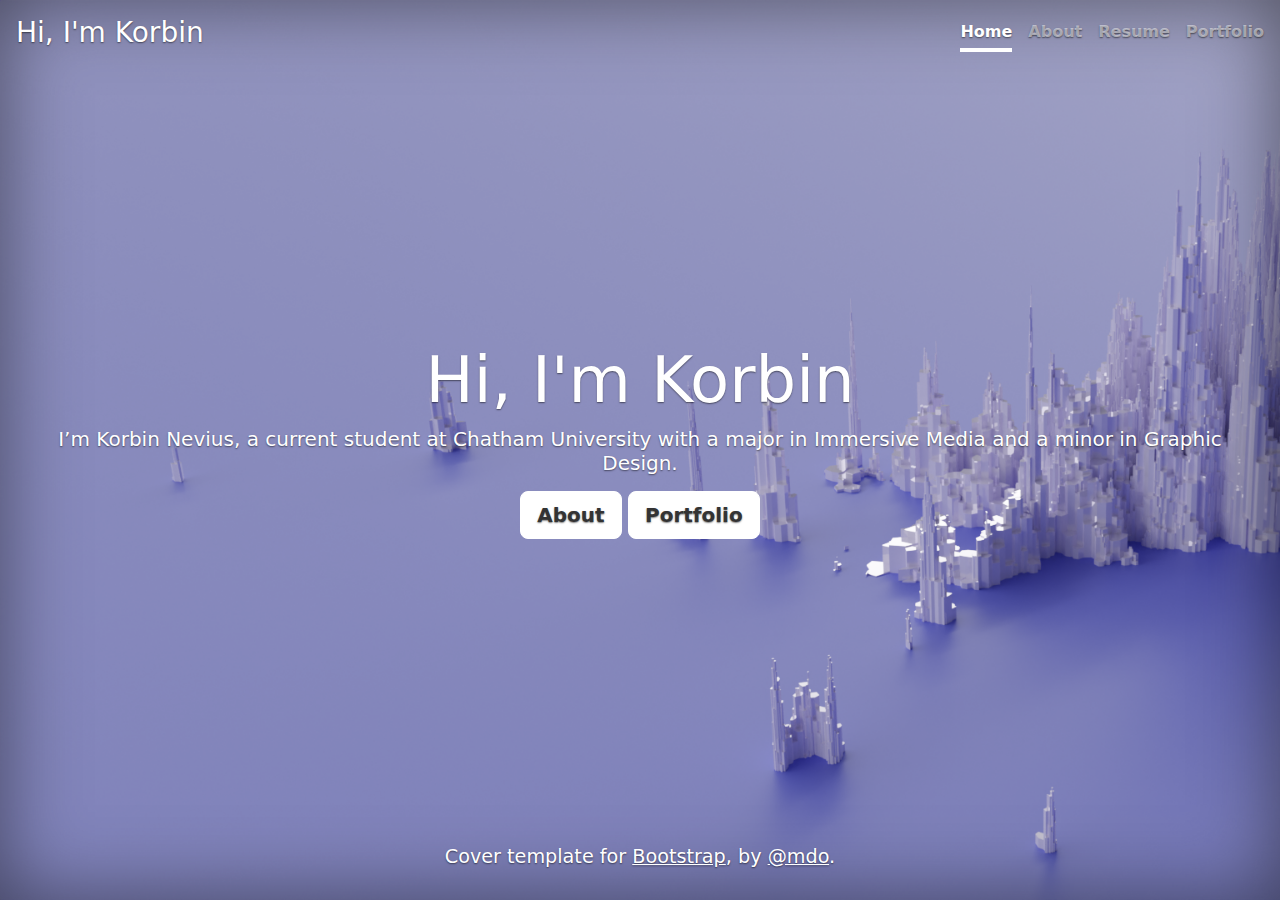
<file: index.html>
<!DOCTYPE html>
<html lang="en" class="h-100"  data-bs-theme="dark">
<head>
    <meta charset="UTF-8">
    <meta name="viewport" content="width=device-width, initial-scale=1">
    <title>Home</title>
    <link rel="stylesheet" href="css/bootstrap.min.css">
    <script src="js/bootstrap.min.js"></script>
    <script src="js/bootstrap.bundle.min.js"></script>
    <link href="font.css" rel="stylesheet" type="text/css">
    <link href="css/cover.css" rel="stylesheet" type="text/css">
    <style>
        .dropdown-menu, .dropdown-item:hover {
            border: none; /* Remove border */
        }

        body{
            background-image: url("images/dataVis.png");
            background-repeat: no-repeat;
            height: 100%;
            width: 100%;
            background-color: #8587bc;
            background-size: cover;
        }



    </style>

</head>
<body class="d-flex h-100 text-center text-bg-dark" >
<div class="cover-container d-flex w-100 h-100 p-3 mx-auto flex-column">
    <header class="mb-auto">
        <div>
            <h3 class="float-md-start mb-0">Hi, I'm Korbin</h3>
            <nav class="nav nav-masthead justify-content-center float-md-end">
                <a class="nav-link fw-bold py-1 px-0 active" aria-current="page" href="index.html">Home</a>
                <a class="nav-link fw-bold py-1 px-0" href="About.html">About</a>
                <a class="nav-link fw-bold py-1 px-0" href="Resume.html">Resume</a>
                <a class="nav-link fw-bold py-1 px-0" href="portfolio.html">Portfolio</a>

            </nav>
        </div>
    </header>

    <main class="px-3">
        <h1>Hi, I'm Korbin</h1>
        <p class="lead">I’m Korbin Nevius, a current student at Chatham University with a major in Immersive Media and a minor in Graphic Design.</p>
        <p class="lead">
            <a href="About.html" class="btn btn-lg btn-light fw-bold border-white bg-white">About</a>
            <a href="Portfolio.html" class="btn btn-lg btn-light fw-bold border-white bg-white">Portfolio</a>
        </p>
    </main>

    <footer class="mt-auto text-white-50">
        <p>Cover template for <a href="https://getbootstrap.com/" class="text-white">Bootstrap</a>, by <a href="https://twitter.com/mdo" class="text-white">@mdo</a>.</p>
    </footer>
</div>
</body>
</html>
</file>
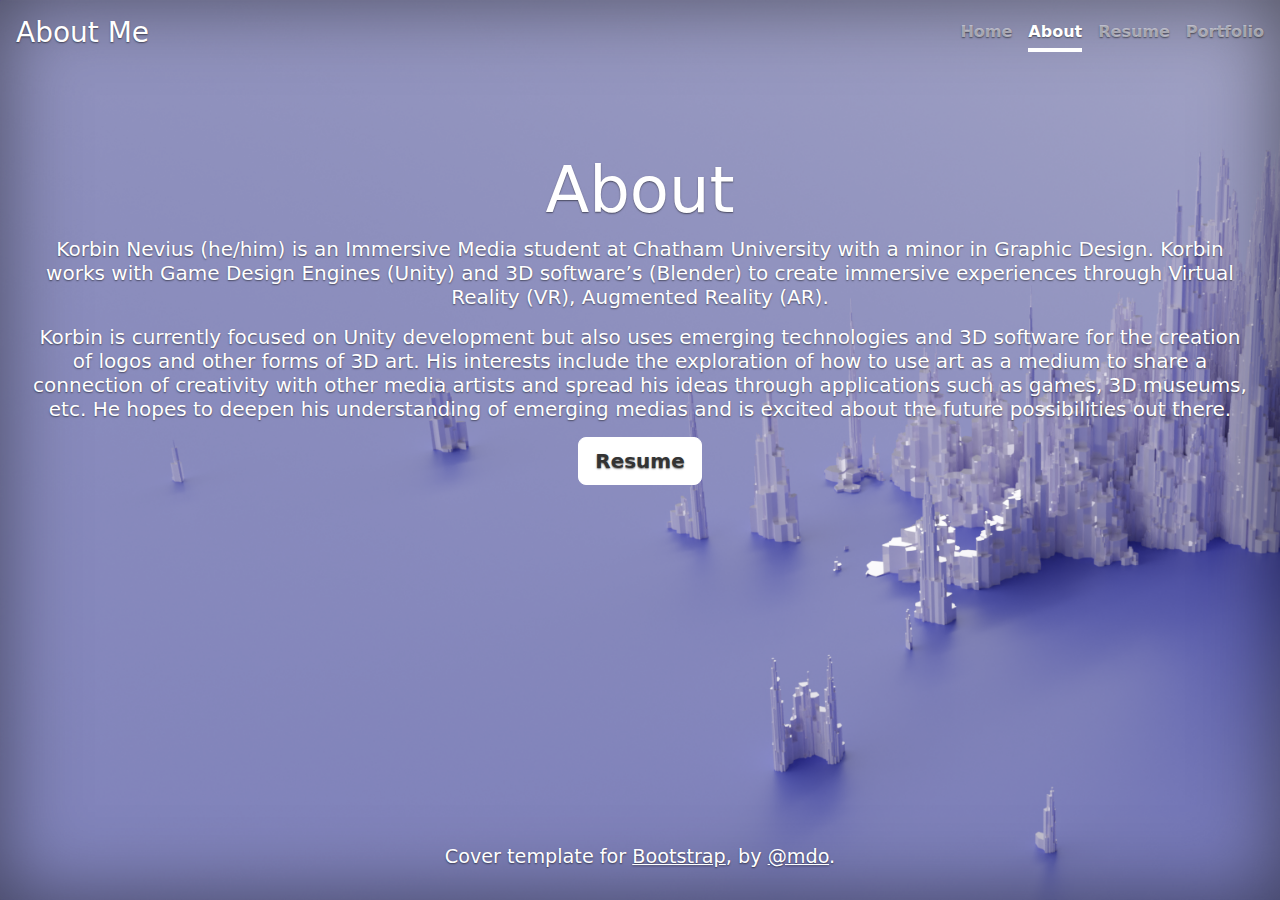
<file: About.html>
<!DOCTYPE html>
<html lang="en" class=h-100 data-bs-theme="dark">
<head>
    <meta charset="UTF-8">
    <meta name="viewport" content="width=device-width, initial-scale=1">
    <title>Home</title>
    <link rel="stylesheet" href="css/bootstrap.min.css">
    <script src="js/bootstrap.min.js"></script>
    <script src="js/bootstrap.bundle.min.js"></script>
    <link href="font.css" rel="stylesheet" type="text/css">
    <link href="css/cover.css" rel="stylesheet" type="text/css">

    <style>
        .dropdown-menu, .dropdown-item:hover {
            border: none; /* Remove border */
        }

        body{
            background-image: url("images/dataVis.png");
            background-repeat: no-repeat;
            height: 100%;
            width: 100%;
            background-color: #8587bc;
            background-size: cover;
        }
        .cover-container {
            display: flex;
            flex-direction: column;
            justify-content: space-between;
        }

        main {
            flex-grow: 1; /* Fill available space */
            margin-top: 100px;
        }
    </style>
</head>
<body class="d-flex h-100 text-center text-bg-dark" >
<div class="cover-container d-flex w-100 h-100 p-3 mx-auto flex-column">
    <header class="mb-auto">
        <div>
            <h3 class="float-md-start mb-0">About Me</h3>
            <nav class="nav nav-masthead justify-content-center float-md-end">
                <a class="nav-link fw-bold py-1 px-0" href="index.html">Home</a>
                <a class="nav-link fw-bold py-1 px-0 active" aria-current="page" href="About.html">About</a>
                <a class="nav-link fw-bold py-1 px-0" href="Resume.html">Resume</a>
                <a class="nav-link fw-bold py-1 px-0" href="Portfolio.html">Portfolio</a>

                <!--                <a class="nav-link fw-bold py-1 px-0" href="featured.html">Featured</a>-->
<!--                <button class="btn navbar-toggler nav-link fw-bold py-1 px-0" type="button" data-bs-toggle="dropdown" aria-haspopup="true" aria-expanded="false">-->
<!--                    Portfolio-->
<!--                </button>-->
<!--                <div class="dropdown">-->
<!--                    <ul class="dropdown-menu fw-bold py-1 px-0" aria-labelledby="navbarDropdown">-->
<!--                        <li><a class="dropdown-item nav-link fw-bold py-1 px-0" href="featured.html">Featured</a></li>-->
<!--                        <li><a class="dropdown-item nav-link fw-bold py-1 px-0" href="XR.html">XR</a></li>-->
<!--                        <li><a class="dropdown-item nav-link fw-bold py-1 px-0" href="3d-modeling.html">3D Modeling</a></li>-->
<!--                        <li><a class="dropdown-item nav-link fw-bold py-1 px-0" href="graphic-design.html">Graphic Design</a></li>-->
<!--                    </ul>-->
<!--                </div>-->

            </nav>
        </div>
    </header>

    <main class="px-3">
        <h1>About</h1>
        <p class="lead">Korbin Nevius (he/him) is an Immersive Media student at Chatham University with a minor in Graphic Design. Korbin works with Game Design Engines (Unity) and 3D software’s (Blender) to create immersive experiences through Virtual Reality (VR), Augmented Reality (AR).</p>
        <p class="lead">Korbin is currently focused on Unity development but also uses emerging technologies and 3D software for the creation of logos and other forms of 3D art. His interests include the exploration of how to use art as a medium to share a connection of creativity with other media artists and spread his ideas through applications such as games, 3D museums, etc. He hopes to deepen his understanding of emerging medias and is excited about the future possibilities out there.</p>
        <p class="lead">
            <a href="Resume.html" class="btn btn-lg btn-light fw-bold border-white bg-white">Resume</a>
        </p>
    </main>

    <footer class="mt-auto text-white-50">
        <p>Cover template for <a href="https://getbootstrap.com/" class="text-white">Bootstrap</a>, by <a href="https://twitter.com/mdo" class="text-white">@mdo</a>.</p>
    </footer>
</div>
</body>
</html>
</file>
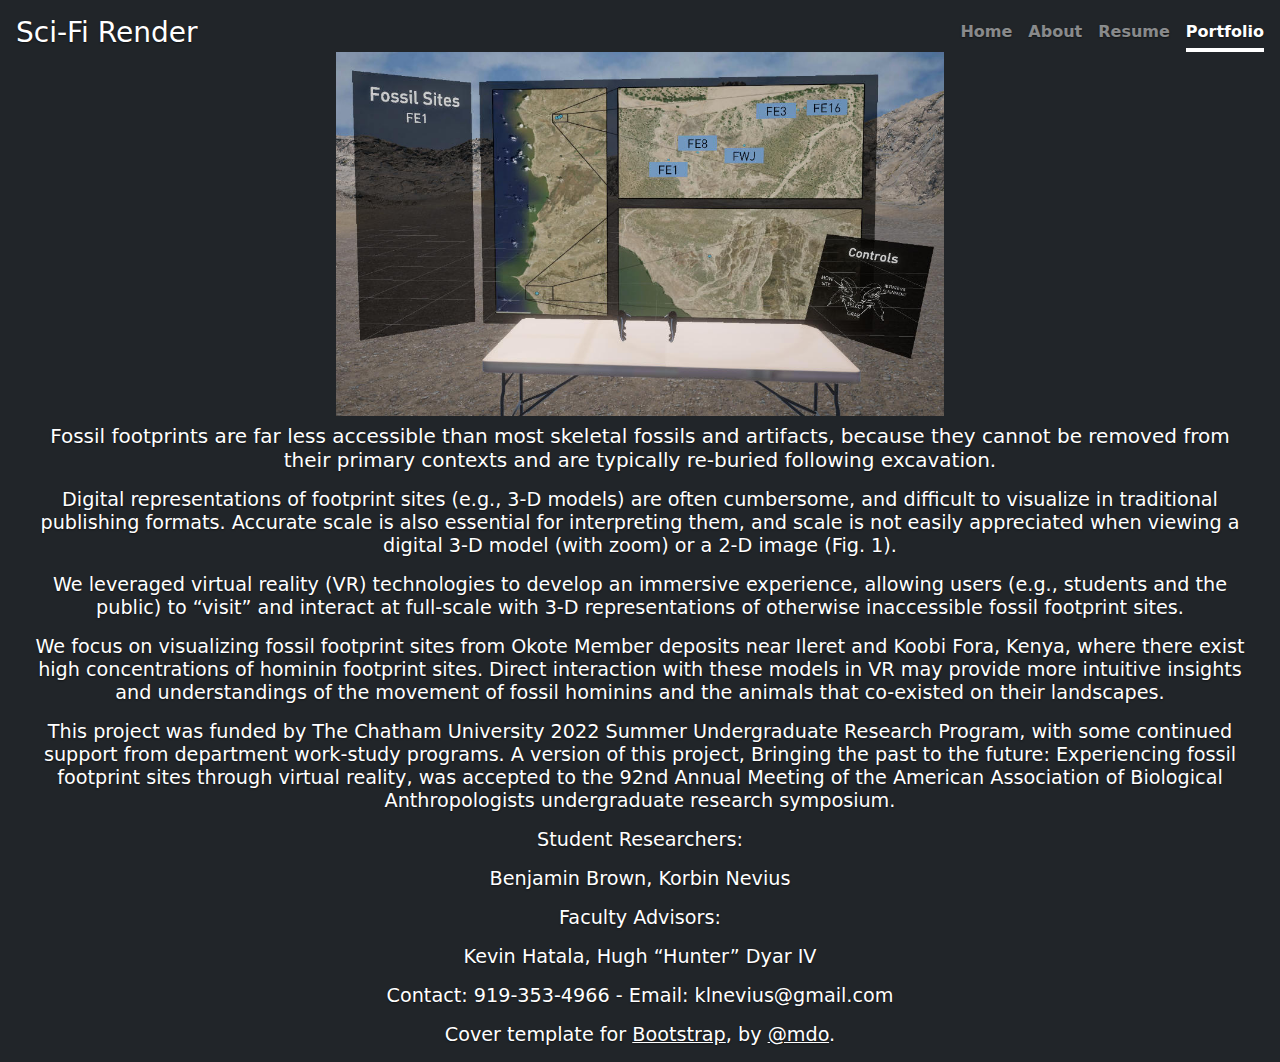
<file: fossil-project.html>
<!DOCTYPE html>
<html lang="en" class="h-100"  data-bs-theme="dark">
<head>
    <meta charset="UTF-8">
    <meta name="viewport" content="width=device-width, initial-scale=1">
    <title>Experiencing Prehistory Through Virtual Reality</title>
    <link rel="stylesheet" href="css/bootstrap.min.css">
    <script src="js/bootstrap.min.js"></script>
    <script src="js/bootstrap.bundle.min.js"></script>
    <link href="font.css" rel="stylesheet" type="text/css">
    <link href="css/cover.css" rel="stylesheet" type="text/css">
    <style>
        .dropdown-menu, .dropdown-item:hover {
            border: none; /* Remove border */
        }

        body{
            background-repeat: no-repeat;
            height: 100%;
            width: 100%;
            background-color: #8587bc;
            background-size: cover;
            box-shadow: inset 0 0 5rem rgba(0, 0, 0, 0);
        }



    </style>

</head>
<body class="d-flex h-100 text-center text-bg-dark" >
<div class="cover-container d-flex w-100 h-100 p-3 mx-auto flex-column">
    <header class="mb-auto">
        <div>
            <h3 class="float-md-start mb-0">Sci-Fi Render</h3>
            <nav class="nav nav-masthead justify-content-center float-md-end">
                <a class="nav-link fw-bold py-1 px-0" aria-current="page" href="index.html">Home</a>
                <a class="nav-link fw-bold py-1 px-0" href="About.html">About</a>
                <a class="nav-link fw-bold py-1 px-0" href="Resume.html">Resume</a>
                <a class="nav-link fw-bold py-1 px-0 active" href="portfolio.html">Portfolio</a>

            </nav>
        </div>
    </header>

    <main class="px-3">
        <h1><img src="images/portfolio/fossil-project/table-layout.jpg" alt="..." width="50%" height="50%"></h1>
<!--        <h1><img src="images/portfolio/the-rest-of-us/student-play-test.jpg" href="images/resume/nevius-resume.pdf" alt="..." width="50%" height="50%"></h1>-->
        <p class="lead">Fossil footprints are far less accessible than most skeletal fossils and artifacts, because they cannot be removed from their primary contexts and are typically re-buried following excavation.</p>

        <p>Digital representations of footprint sites (e.g., 3-D models) are often cumbersome, and difficult to visualize in traditional publishing formats. Accurate scale is also essential for interpreting them, and scale is not easily appreciated when viewing a digital 3-D model (with zoom) or a 2-D image (Fig. 1).</p>

        <p>We leveraged virtual reality (VR) technologies to develop an immersive experience, allowing users (e.g., students and the public) to “visit” and interact at full-scale with 3-D representations of otherwise inaccessible fossil footprint sites.</p>

        <p>We focus on visualizing fossil footprint sites from Okote Member deposits near Ileret and Koobi Fora, Kenya, where there exist high concentrations of hominin footprint sites. Direct interaction with these models in VR may provide more intuitive insights and understandings of the movement of fossil hominins and the animals that co-existed on their landscapes. </p>

        <p>This project was funded by The Chatham University 2022 Summer Undergraduate Research Program, with some continued support from department work-study programs. A version of this project, Bringing the past to the future: Experiencing fossil footprint sites through virtual reality, was accepted to the 92nd Annual Meeting of the American Association of Biological Anthropologists undergraduate research symposium.</p>

        <p>Student Researchers:

            <p>Benjamin Brown,
                Korbin Nevius</p>

        <p> Faculty Advisors: </p>

           <p> Kevin Hatala,
            Hugh “Hunter” Dyar IV</p>
        <!--        <p class="lead">-->
        <!--            <a href="About.html" class="btn btn-lg btn-light fw-bold border-white bg-white">About</a>-->
        <!--            <a href="Portfolio.html" class="btn btn-lg btn-light fw-bold border-white bg-white">Portfolio</a>-->
        <!--        </p>-->
    </main>

    <footer class="mt-auto text-white-50">
        <p>Contact: 919-353-4966 - Email: klnevius@gmail.com</p>
        <p>Cover template for <a href="https://getbootstrap.com/" class="text-white">Bootstrap</a>, by <a href="https://twitter.com/mdo" class="text-white">@mdo</a>.</p>
    </footer>
</div>
</body>
</html>
</file>
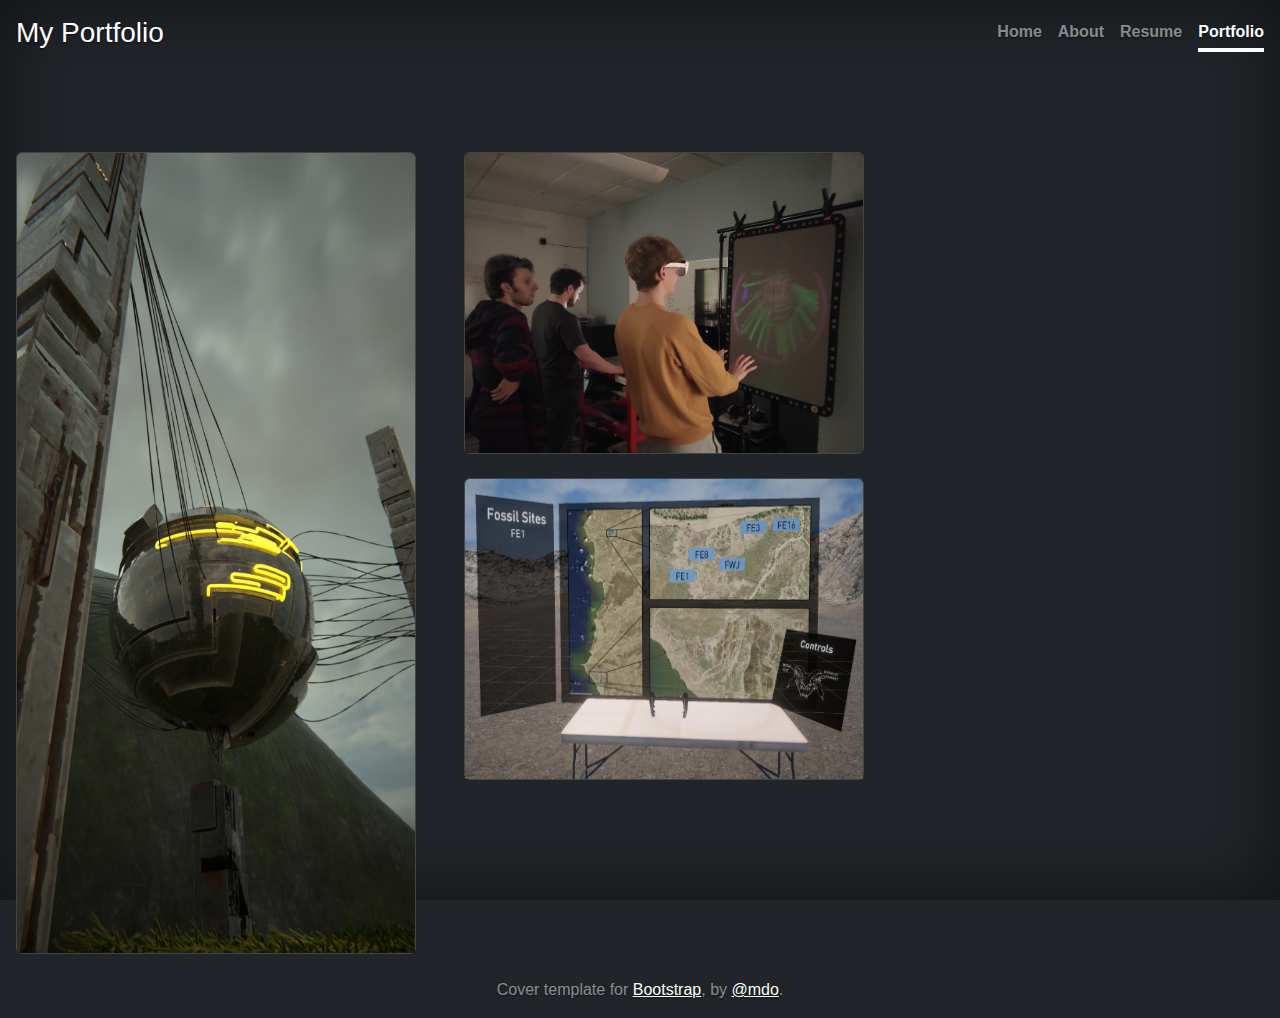
<file: Portfolio.html>
<!DOCTYPE html>
<html lang="en" class="h-100" data-bs-theme="dark">
<head>
    <meta charset="UTF-8">
    <meta name="viewport" content="width=device-width, initial-scale=1">
    <title>Home</title>
    <link rel="stylesheet" href="css/bootstrap.min.css">
    <script src="js/bootstrap.min.js"></script>
    <script src="js/bootstrap.bundle.min.js"></script>
<!--    <script src="https://unpkg.com/masonry-layout@4/dist/masonry.pkgd.min.js"></script>-->
    <link href="css/cover.css" rel="stylesheet" type="text/css">
    <script src="js/masonry.pkgd.min.js"></script>
    <script src="js/imagesloaded.pkgd.min.js"></script>
    <link href="css/imagesLoaded.css" rel="stylesheet" type="text/css">

    <style>
        .dropdown-menu, .dropdown-item:hover {
            border: none; /* Remove border */
        }
        .portfolio {
            flex-grow: 1; /* Fill available space */
            margin-top: 100px;
        }
        .image-link {
            position: relative;
            display: block;
        }

        .highlight-overlay {
            position: absolute;
            top: 0;
            left: 0;
            width: 100%;
            height: 100%;
            background-color: rgb(33, 33, 33, .7); /* Adjust the color and opacity as needed */
            opacity: 0; /* Initially invisible */
            transition: opacity 0.3s ease; /* Smooth transition */
            display: flex;
            justify-content: center;
            align-items: center;
        }

        .image-name{
            color: #ebebec;
            font-size: 20px;
        }

        .image-link:hover .highlight-overlay {
            opacity: 1; /* Show the overlay on hover */
        }

    </style>
    <script>
        document.addEventListener('DOMContentLoaded', function () {
            var grid = document.querySelector('.row');
            var msnry = new Masonry(grid, {
                itemSelector: '.col-sm-6',
                columnWidth: '.col-sm-6',
                percentPosition: true
            });
        });
    </script>

</head>
<body class="d-flex h-100 text-center text-bg-dark" >
<div class="cover-container d-flex w-100 h-100 p-3 mx-auto flex-column">
    <header class="mb-auto">
        <div>
            <h3 class="float-md-start mb-0">My Portfolio</h3>
            <nav class="nav nav-masthead justify-content-center float-md-end">
                <a class="nav-link fw-bold py-1 px-0" href="index.html">Home</a>
                <a class="nav-link fw-bold py-1 px-0" href="About.html">About</a>
                <a class="nav-link fw-bold py-1 px-0" href="Resume.html">Resume</a>
                <a class="nav-link fw-bold py-1 px-0 active" aria-current="page" href="Portfolio.html">Portfolio</a>
            </nav>
        </div>
    </header>

<div class="portfolio">
    <div class="row" data-masonry="{&quot;percentPosition&quot;: true }" style="position: relative; height: 1957px;">
        <div class="col-sm-6 col-lg-4 mb-4" style="position: absolute; left: 0%; top: 0px;">
            <div class="card">
                <a href="sci-fi-render.html" class="image-link">
                <img src="images/portfolio/scifi/sci-fi-anim.jpg" class="card-img-top" width="100%" height="800px" role="img" aria-label="Placeholder: Image cap" preserveAspectRatio="xMidYMid slice" focusable="false" title="Sci-Fi Render">
                <div class="highlight-overlay">
                    <span class="image-name"> Sci-Fi Render</span>
                </div>
                </a>
            </div>
        </div>
        <div class="col-sm-6 col-lg-4 mb-4" style="position: absolute; left: 0%; top: 0px;">
            <div class="card">
                <a href="vortex.html" class="image-link">
                <img src="images/portfolio/the-rest-of-us/student-play-test.jpg" class="bd-placeholder-img card-img-top" width="100%" height="300"  role="img" aria-label="Placeholder: Image cap" preserveAspectRatio="xMidYMid slice" focusable="false">
                <div class="highlight-overlay">
                    <span class="image-name"> Vortex </span>
                </div>
                </a>
            </div>
        </div>
        <div class="col-sm-6 col-lg-4 mb-4" style="position: absolute; left: 0%; top: 0px;">
            <div class="card">
                <a href="fossil-project.html" class="image-link">
                    <img src="images/portfolio/fossil-project/table-layout.jpg" class="bd-placeholder-img card-img-top" width="100%" height="300"  role="img" aria-label="Placeholder: Image cap" preserveAspectRatio="xMidYMid slice" focusable="false">
                    <div class="highlight-overlay">
                        <span class="image-name"> Experiencing Prehistory Through Virtual Reality </span>
                    </div>
                </a>
            </div>
        </div>
<!--        <div class="col-sm-6 col-lg-4 mb-4" style="position: absolute; left: 0%; top: 0px;">-->
<!--            <div class="card">-->
<!--                <svg class="bd-placeholder-img card-img-top" width="100%" height="200" xmlns="http://www.w3.org/2000/svg" role="img" aria-label="Placeholder: Image cap" preserveAspectRatio="xMidYMid slice" focusable="false"><title>Placeholder</title><rect width="100%" height="100%" fill="#868e96"></rect><text x="50%" y="50%" fill="#dee2e6" dy=".3em">Image cap</text></svg>-->
<!--                <div class="card-body">-->
<!--                    <h5 class="card-title">Card title that wraps to a new line</h5>-->
<!--                    <p class="card-text">This is a longer card with supporting text below as a natural lead-in to additional content. This content is a little bit longer.</p>-->
<!--                </div>-->
<!--            </div>-->
<!--        </div>-->
<!--        <div class="col-sm-6 col-lg-4 mb-4" style="position: absolute; left: 0%; top: 0px;">-->
<!--            <div class="card">-->
<!--                <svg class="bd-placeholder-img card-img-top" width="100%" height="200" xmlns="http://www.w3.org/2000/svg" role="img" aria-label="Placeholder: Image cap" preserveAspectRatio="xMidYMid slice" focusable="false"><title>Placeholder</title><rect width="100%" height="100%" fill="#868e96"></rect><text x="50%" y="50%" fill="#dee2e6" dy=".3em">Image cap</text></svg>-->
<!--                <div class="card-body">-->
<!--                    <h5 class="card-title">Card title that wraps to a new line</h5>-->
<!--                    <p class="card-text">This is a longer card with supporting text below as a natural lead-in to additional content. This content is a little bit longer.</p>-->
<!--                </div>-->
<!--            </div>-->
<!--        </div>-->
<!--        <div class="col-sm-6 col-lg-4 mb-4" style="position: absolute; left: 0%; top: 0px;">-->
<!--            <div class="card">-->
<!--                <svg class="bd-placeholder-img card-img-top" width="100%" height="200" xmlns="http://www.w3.org/2000/svg" role="img" aria-label="Placeholder: Image cap" preserveAspectRatio="xMidYMid slice" focusable="false"><title>Placeholder</title><rect width="100%" height="100%" fill="#868e96"></rect><text x="50%" y="50%" fill="#dee2e6" dy=".3em">Image cap</text></svg>-->
<!--                <div class="card-body">-->
<!--                    <h5 class="card-title">Card title that wraps to a new line</h5>-->
<!--                    <p class="card-text">This is a longer card with supporting text below as a natural lead-in to additional content. This content is a little bit longer.</p>-->
<!--                </div>-->
<!--            </div>-->
<!--        </div>-->
</div>
</div>

    <footer class="mt-auto text-white-50">
        <p>Cover template for <a href="https://getbootstrap.com/" class="text-white">Bootstrap</a>, by <a href="https://twitter.com/mdo" class="text-white">@mdo</a>.</p>
    </footer>
</div>
</body>
</html>
</file>
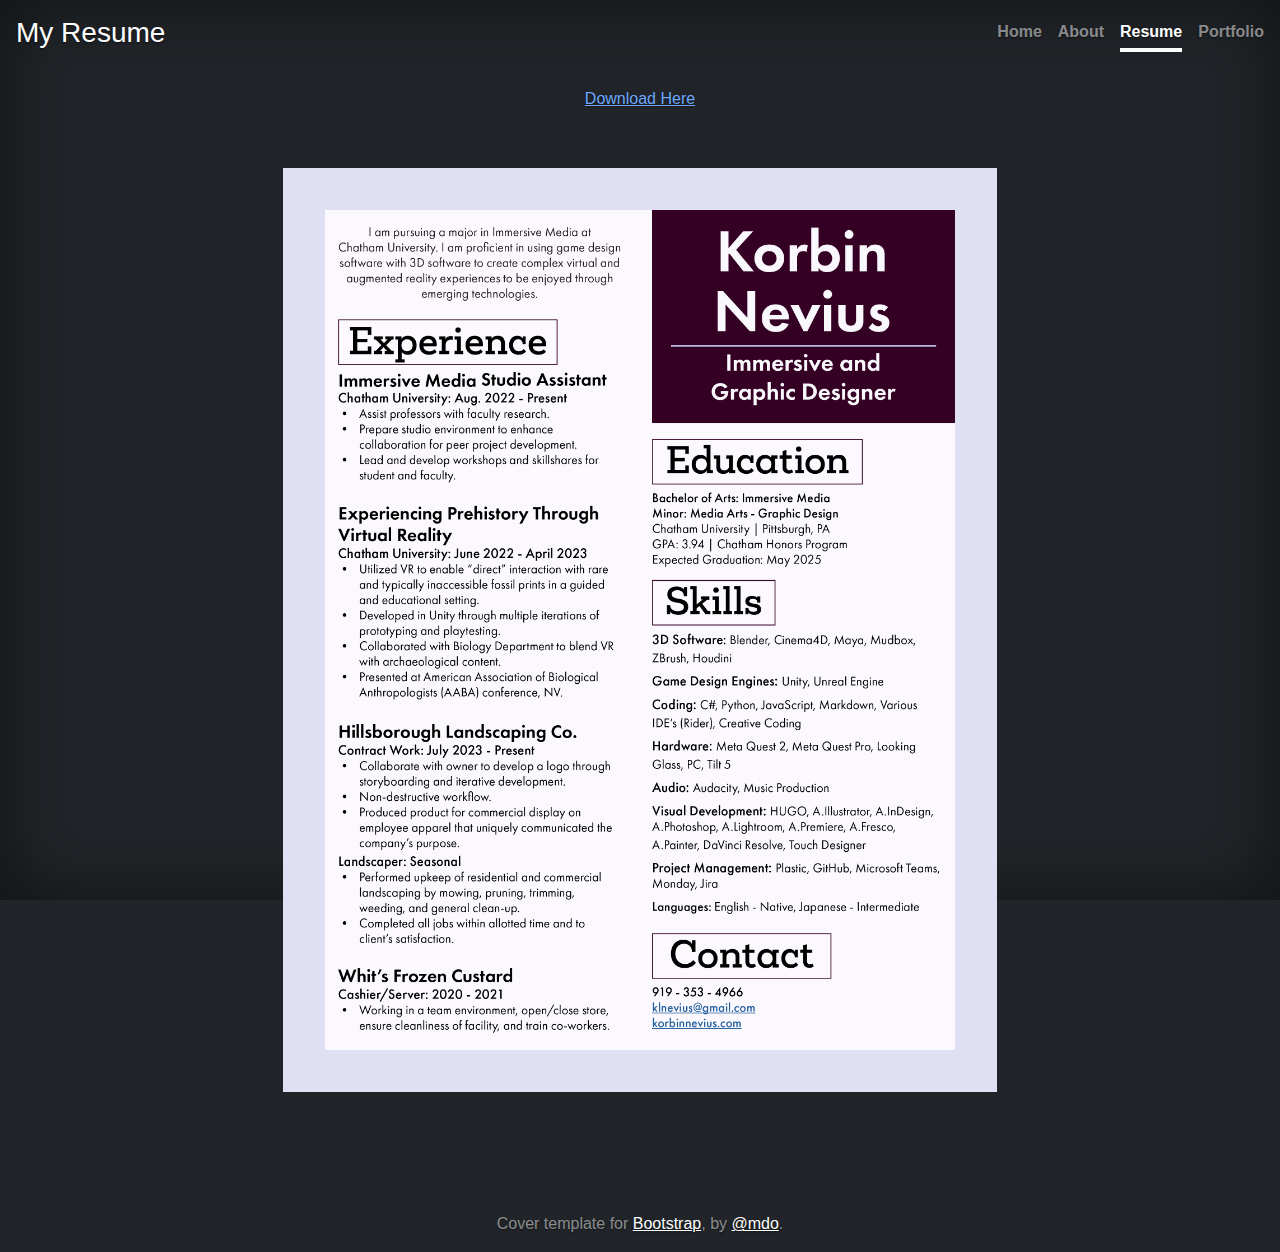
<file: Resume-cover.html>
<!DOCTYPE html>
<html lang="en" class="h-100" data-bs-theme="dark">
<head>
    <meta charset="UTF-8">
    <meta name="viewport" content="width=device-width, initial-scale=1">
    <title>Home</title>
    <link rel="stylesheet" href="css/bootstrap.min.css">
    <script src="js/bootstrap.min.js"></script>
    <script src="js/bootstrap.bundle.min.js"></script>
<!--    <script src="https://unpkg.com/masonry-layout@4/dist/masonry.pkgd.min.js"></script>-->
    <link href="css/cover.css" rel="stylesheet" type="text/css">
    <script src="js/masonry.pkgd.min.js"></script>
    <script src="js/imagesloaded.pkgd.min.js"></script>
    <link href="css/imagesLoaded.css" rel="stylesheet" type="text/css">

    <style>
        .dropdown-menu, .dropdown-item:hover {
            border: none; /* Remove border */
        }
        .container {
            display: flex;
            justify-content: center;
            align-items: center;


            margin-bottom: 5px;
            /*max-width: 75%;*/
            /*height: 75%;*/
        }
        img{
            max-width: 80%;
            max-height: 80%;
        }
        .download-link {
            position: absolute;
            top: 11%;
            left: 50%;
            transform: translate(-50%, -50%); /* Center the link */

        }


    </style>

</head>
<body class="d-flex h-100 text-center text-bg-dark" >
<div class="cover-container d-flex w-100 h-100 p-3 mx-auto flex-column">
    <header class="mb-auto">
        <div>
            <h3 class="float-md-start mb-0">My Resume</h3>
            <nav class="nav nav-masthead justify-content-center float-md-end">
                <a class="nav-link fw-bold py-1 px-0" href="index.html">Home</a>
                <a class="nav-link fw-bold py-1 px-0" href="About.html">About</a>
                <a class="nav-link fw-bold py-1 px-0 active" aria-current="page" href="Resume.html">Resume</a>
                <a class="nav-link fw-bold py-1 px-0" href="Portfolio.html">Portfolio</a>
            </nav>
        </div>
    </header>


<div class="container">
    <img src="images/resume/nevius-resume.png" href="images/resume/nevius-resume.pdf" alt="...">
    <a class="download-link" href="images/resume/nevius-resume.pdf">Download Here</a>

</div>

    <footer class="mt-auto text-white-50">
        <p>Cover template for <a href="https://getbootstrap.com/" class="text-white">Bootstrap</a>, by <a href="https://twitter.com/mdo" class="text-white">@mdo</a>.</p>
    </footer>
</div>
</body>
</html>
</file>
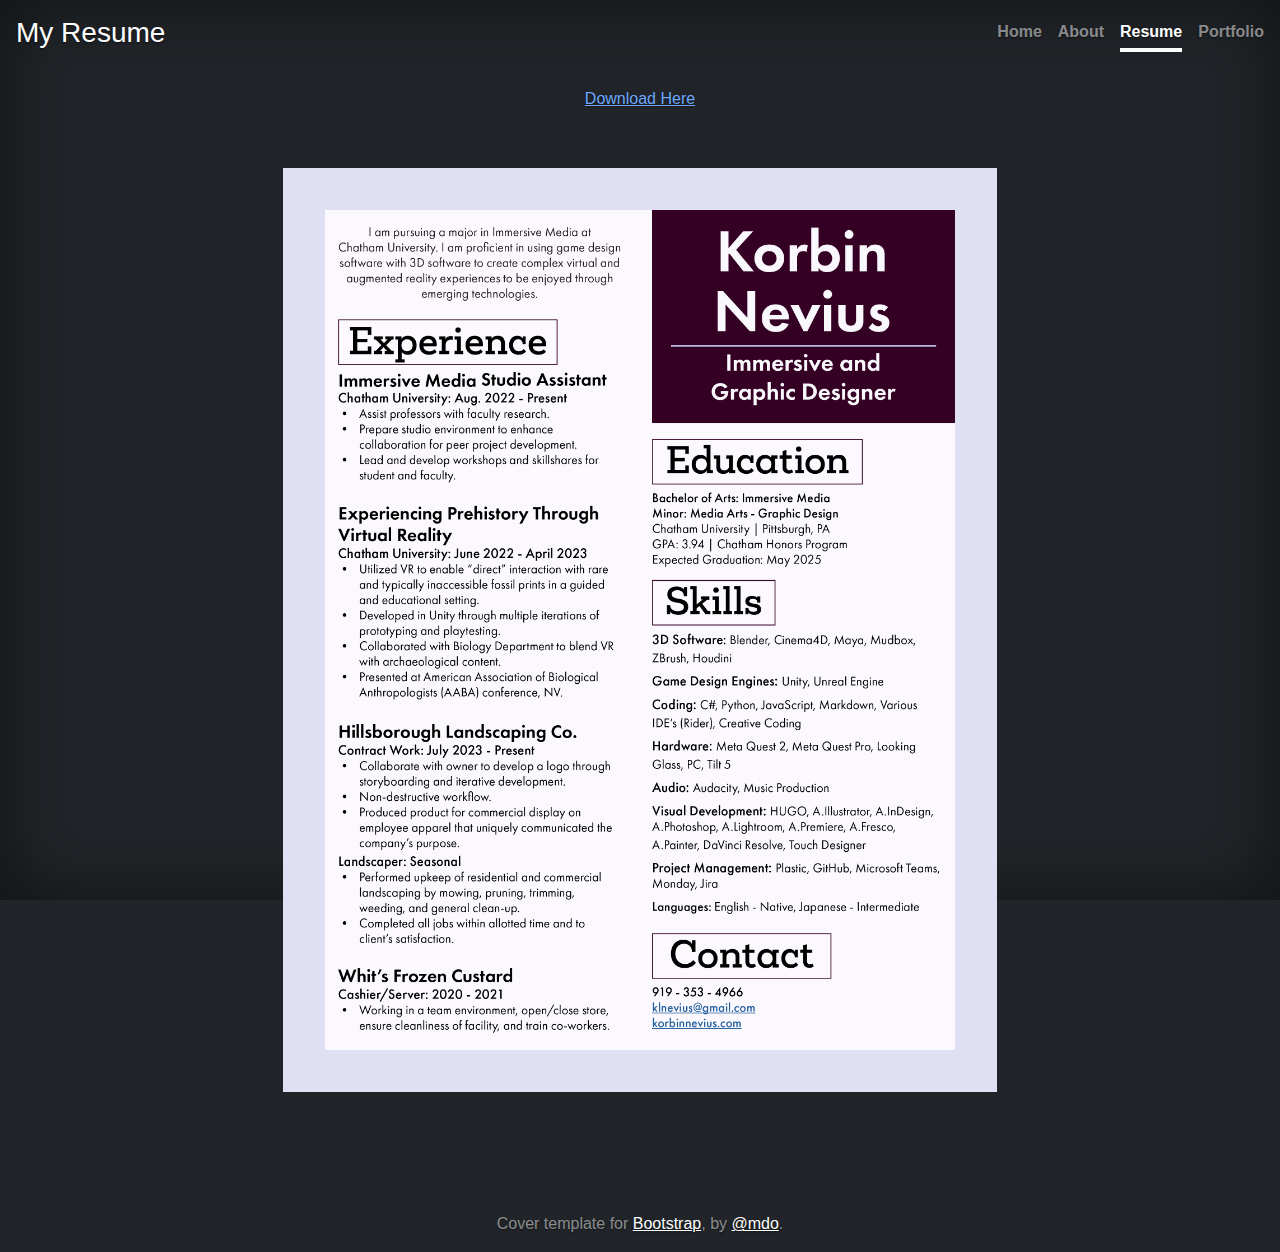
<file: Resume.html>
<!DOCTYPE html>
<html lang="en" class="h-100" data-bs-theme="dark">
<head>
    <meta charset="UTF-8">
    <meta name="viewport" content="width=device-width, initial-scale=1">
    <title>Home</title>
    <link rel="stylesheet" href="css/bootstrap.min.css">
    <script src="js/bootstrap.min.js"></script>
    <script src="js/bootstrap.bundle.min.js"></script>
    <!--    <script src="https://unpkg.com/masonry-layout@4/dist/masonry.pkgd.min.js"></script>-->
    <link href="css/cover.css" rel="stylesheet" type="text/css">
    <script src="js/masonry.pkgd.min.js"></script>
    <script src="js/imagesloaded.pkgd.min.js"></script>
    <link href="css/imagesLoaded.css" rel="stylesheet" type="text/css">

    <style>
        .dropdown-menu, .dropdown-item:hover {
            border: none; /* Remove border */
        }
        .container {
            display: flex;
            justify-content: center;
            align-items: center;


            margin-bottom: 5px;
            /*max-width: 75%;*/
            /*height: 75%;*/
        }
        img{
            max-width: 80%;
            max-height: 80%;
        }
        .download-link {
            position: absolute;
            top: 11%;
            left: 50%;
            transform: translate(-50%, -50%); /* Center the link */

        }


    </style>

</head>
<body class="d-flex h-100 text-center text-bg-dark" >
<div class="cover-container d-flex w-100 h-100 p-3 mx-auto flex-column">
    <header class="mb-auto">
        <div>
            <h3 class="float-md-start mb-0">My Resume</h3>
            <nav class="nav nav-masthead justify-content-center float-md-end">
                <a class="nav-link fw-bold py-1 px-0" href="index.html">Home</a>
                <a class="nav-link fw-bold py-1 px-0" href="About.html">About</a>
                <a class="nav-link fw-bold py-1 px-0 active" aria-current="page" href="Resume.html">Resume</a>
                <a class="nav-link fw-bold py-1 px-0" href="Portfolio.html">Portfolio</a>
            </nav>
        </div>
    </header>


    <div class="container">
        <img src="images/resume/nevius-resume.png" href="images/resume/nevius-resume.pdf" alt="...">
        <a class="download-link" href="images/resume/nevius-resume.pdf">Download Here</a>

    </div>

    <footer class="mt-auto text-white-50">
        <p>Cover template for <a href="https://getbootstrap.com/" class="text-white">Bootstrap</a>, by <a href="https://twitter.com/mdo" class="text-white">@mdo</a>.</p>
    </footer>
</div>
</body>
</html>
</file>
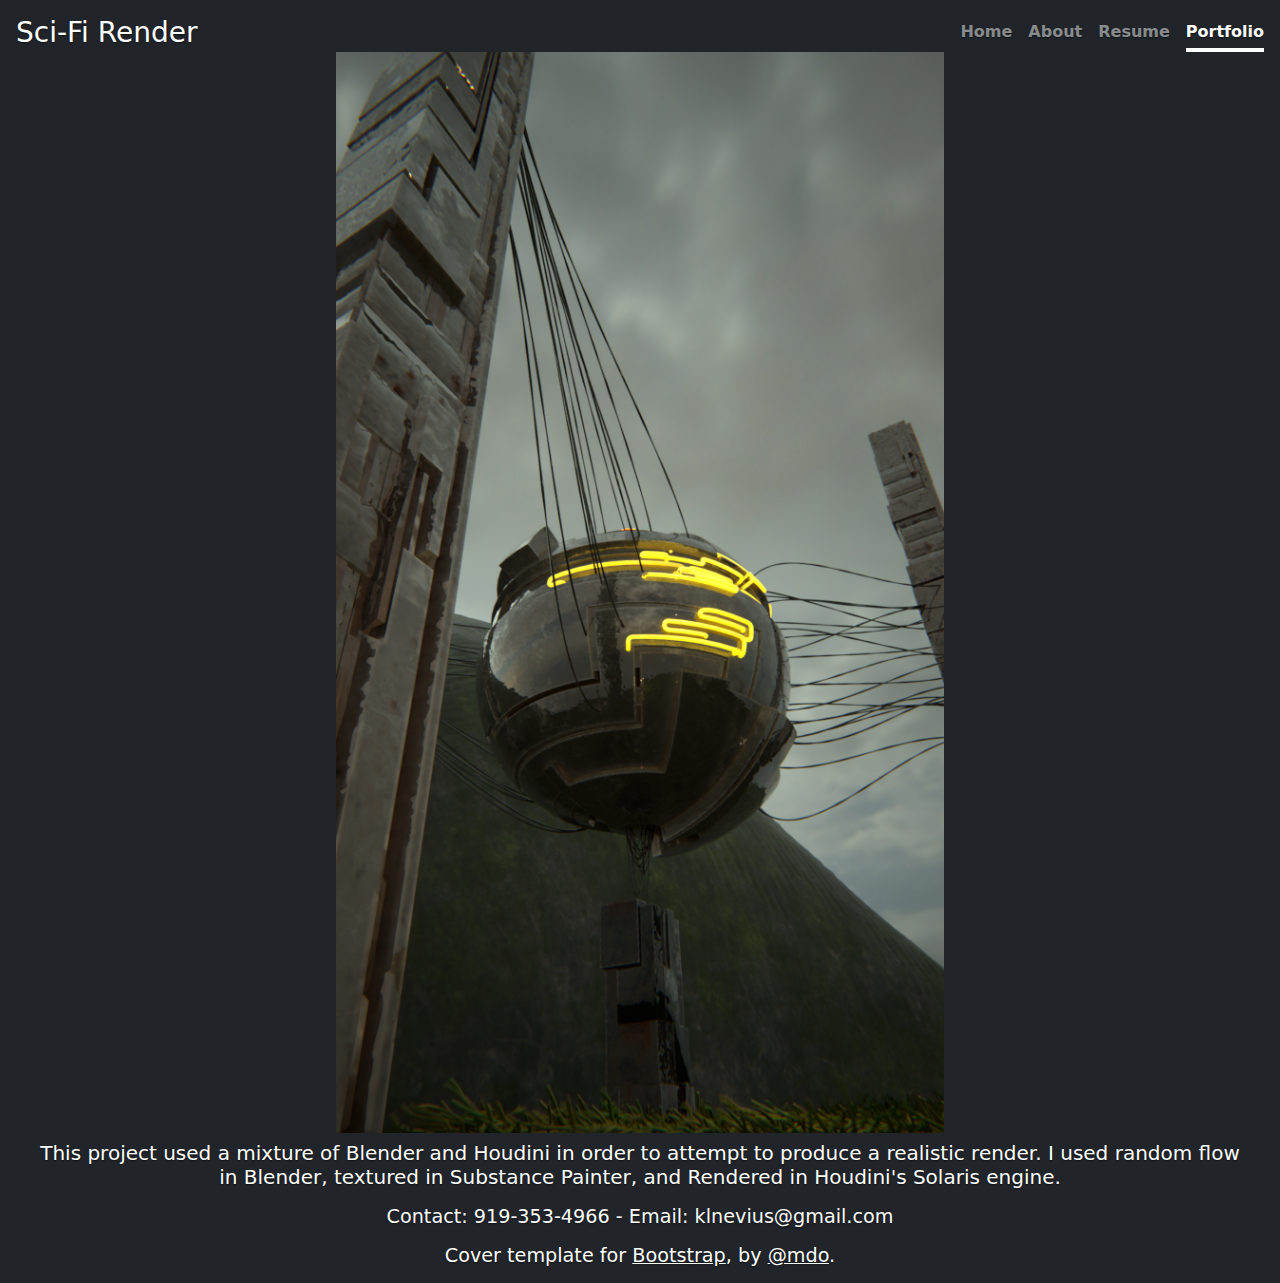
<file: sci-fi-render.html>
<!DOCTYPE html>
<html lang="en" class="h-100"  data-bs-theme="dark">
<head>
    <meta charset="UTF-8">
    <meta name="viewport" content="width=device-width, initial-scale=1">
    <title>Sci-Fi Render</title>
    <link rel="stylesheet" href="css/bootstrap.min.css">
    <script src="js/bootstrap.min.js"></script>
    <script src="js/bootstrap.bundle.min.js"></script>
    <link href="font.css" rel="stylesheet" type="text/css">
    <link href="css/cover.css" rel="stylesheet" type="text/css">
    <style>
        .dropdown-menu, .dropdown-item:hover {
            border: none; /* Remove border */
        }

        body{
            background-repeat: no-repeat;
            height: 100%;
            width: 100%;
            background-color: #8587bc;
            background-size: cover;
            box-shadow: inset 0 0 5rem rgba(0, 0, 0, 0);
        }



    </style>

</head>
<body class="d-flex h-100 text-center text-bg-dark" >
<div class="cover-container d-flex w-100 h-100 p-3 mx-auto flex-column">
    <header class="mb-auto">
        <div>
            <h3 class="float-md-start mb-0">Sci-Fi Render</h3>
            <nav class="nav nav-masthead justify-content-center float-md-end">
                <a class="nav-link fw-bold py-1 px-0" aria-current="page" href="index.html">Home</a>
                <a class="nav-link fw-bold py-1 px-0" href="About.html">About</a>
                <a class="nav-link fw-bold py-1 px-0" href="Resume.html">Resume</a>
                <a class="nav-link fw-bold py-1 px-0 active" href="portfolio.html">Portfolio</a>

            </nav>
        </div>
    </header>

    <main class="px-3">
        <h1><img src="images/portfolio/scifi/sci-fi-anim.jpg" alt="..." width="50%" height = auto></h1>
        <p class="lead">This project used a mixture of Blender and Houdini in order to attempt to produce a realistic render. I used random flow in Blender, textured in Substance Painter, and Rendered in Houdini's Solaris engine.</p>
<!--        <p class="lead">-->
<!--            <a href="About.html" class="btn btn-lg btn-light fw-bold border-white bg-white">About</a>-->
<!--            <a href="Portfolio.html" class="btn btn-lg btn-light fw-bold border-white bg-white">Portfolio</a>-->
<!--        </p>-->
    </main>

    <footer class="mt-auto text-white-50">
        <p>Contact: 919-353-4966 - Email: klnevius@gmail.com</p>
        <p>Cover template for <a href="https://getbootstrap.com/" class="text-white">Bootstrap</a>, by <a href="https://twitter.com/mdo" class="text-white">@mdo</a>.</p>
    </footer>
</div>
</body>
</html>
</file>
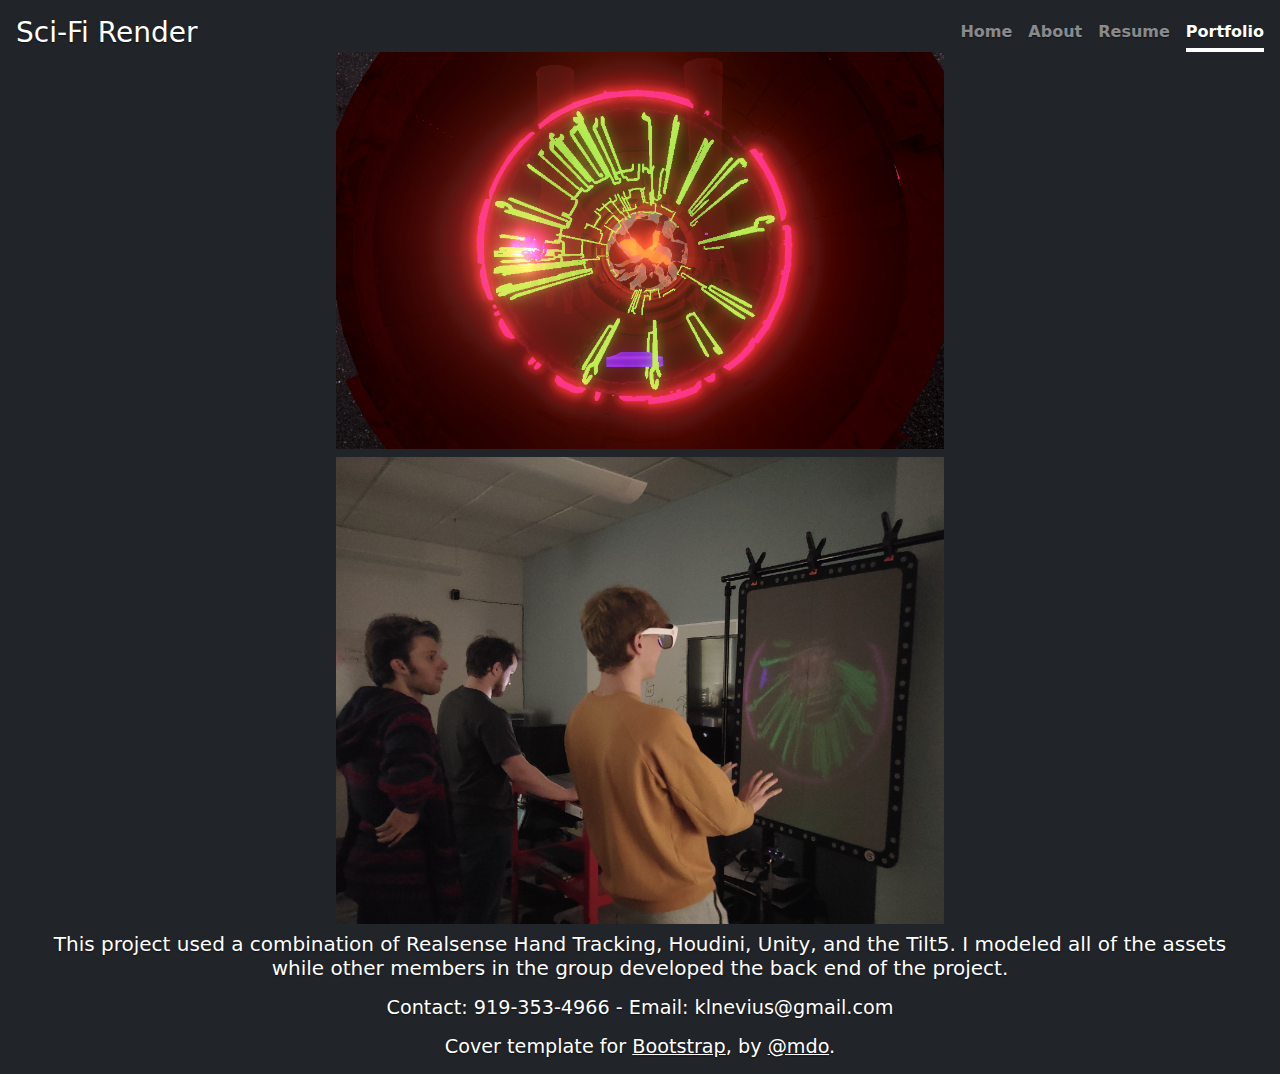
<file: vortex.html>
<!DOCTYPE html>
<html lang="en" class="h-100"  data-bs-theme="dark">
<head>
    <meta charset="UTF-8">
    <meta name="viewport" content="width=device-width, initial-scale=1">
    <title>Vortex</title>
    <link rel="stylesheet" href="css/bootstrap.min.css">
    <script src="js/bootstrap.min.js"></script>
    <script src="js/bootstrap.bundle.min.js"></script>
    <link href="font.css" rel="stylesheet" type="text/css">
    <link href="css/cover.css" rel="stylesheet" type="text/css">
    <style>
        .dropdown-menu, .dropdown-item:hover {
            border: none; /* Remove border */
        }

        body{
            background-repeat: no-repeat;
            height: 100%;
            width: 100%;
            background-color: #8587bc;
            background-size: cover;
            box-shadow: inset 0 0 5rem rgba(0, 0, 0, 0);
        }



    </style>

</head>
<body class="d-flex h-100 text-center text-bg-dark" >
<div class="cover-container d-flex w-100 h-100 p-3 mx-auto flex-column">
    <header class="mb-auto">
        <div>
            <h3 class="float-md-start mb-0">Sci-Fi Render</h3>
            <nav class="nav nav-masthead justify-content-center float-md-end">
                <a class="nav-link fw-bold py-1 px-0" aria-current="page" href="index.html">Home</a>
                <a class="nav-link fw-bold py-1 px-0" href="About.html">About</a>
                <a class="nav-link fw-bold py-1 px-0" href="Resume.html">Resume</a>
                <a class="nav-link fw-bold py-1 px-0 active" href="portfolio.html">Portfolio</a>

            </nav>
        </div>
    </header>

    <main class="px-3">
        <h1><img src="images/portfolio/the-rest-of-us/teshi.png" alt="..." width="50%" height=auto></h1>
        <h1><img src="images/portfolio/the-rest-of-us/student-play-test.jpg" href="images/resume/nevius-resume.pdf" alt="..." width="50%" height=auto></h1>
        <p class="lead">This project used a combination of Realsense Hand Tracking, Houdini, Unity, and the Tilt5. I modeled all of the assets while other members in the group developed the back end of the project.</p>
        <!--        <p class="lead">-->
        <!--            <a href="About.html" class="btn btn-lg btn-light fw-bold border-white bg-white">About</a>-->
        <!--            <a href="Portfolio.html" class="btn btn-lg btn-light fw-bold border-white bg-white">Portfolio</a>-->
        <!--        </p>-->
    </main>

    <footer class="mt-auto text-white-50">
        <p>Contact: 919-353-4966 - Email: klnevius@gmail.com</p>
        <p>Cover template for <a href="https://getbootstrap.com/" class="text-white">Bootstrap</a>, by <a href="https://twitter.com/mdo" class="text-white">@mdo</a>.</p>
    </footer>
</div>
</body>
</html>
</file>
<file: font.css>
h1, h2, p, li {
    /*text-align: center;*/
    width: 100%;
    float: left;

}
h1 {
    font-size: 4em;
    color: #ffffff;

}
h2 {
    font-size: 2em;
    color: #ffffff;
    line-height: 1;
}
p {
    font-size: 1.2em;
    color: #ffffff;
    line-height: 1.2;

}

.WithinWebsiteLink {
    font-size: 1.3em;
}
</file>
<file: css/cover.css>
/*
 * Globals
 */


/* Custom default button */
.btn-light,
.btn-light:hover,
.btn-light:focus {
    color: #333;
    text-shadow: none; /* Prevent inheritance from `body` */
}


/*
 * Base structure
 */

body{
    text-shadow: 0 .05rem .1rem rgba(0, 0, 0, .5);
    box-shadow: inset 0 0 5rem rgba(0, 0, 0, .5);
}

.btn{
    text-shadow: 0 .05rem .1rem rgba(0, 0, 0, .5);

}

.dropdown-menu{
    background-color: transparent;
}

.dropdown-item {
    background-color: transparent; /* Default background color */
    transition: background-color 1s ease; /* Smooth transition for background color */

    /*color: #333; !* Default text color *!*/
}

.dropdown-item:focus , .dropdown-item:hover{
    background-color: rgba(26, 29, 32, .3);
    transition: background-color 1s ease; /* Smooth transition for background color */
    /*color: #333; !* Text color *!*/
}

.cover-container {
    max-width: 84em;
}


/*
 * Header
 */

.nav-masthead .nav-link {
    color: rgba(255, 255, 255, .5);
    border-bottom: .25rem solid transparent;
}

.nav-masthead .nav-link:hover,
.nav-masthead .nav-link:focus {
    border-bottom-color: rgba(255, 255, 255, .25);
}

.nav-masthead .nav-link + .nav-link {
    margin-left: 1rem;
}

.nav-masthead .active {
    color: #fff;
    border-bottom-color: #fff;
}
</file>
<file: css/imagesLoaded.css>
* { box-sizing: border-box; }

/* force scrollbar */
html { overflow-y: scroll; }

body { font-family: sans-serif; }

/* ---- grid ---- */

.grid {
    background: transparent;
    max-width: 1200px;
}

/* clear fix */
.grid:after {
    content: '';
    display: block;
    clear: both;
}

/* ---- .grid-item ---- */

.grid-sizer,
.grid-item {
    width: 100%;
}

.grid-item--height2 {
    width: 200%;
}

.grid-item {
    float: left;
}

.grid-item img {
    display: block;
    max-width: 100%;
}
</file>
